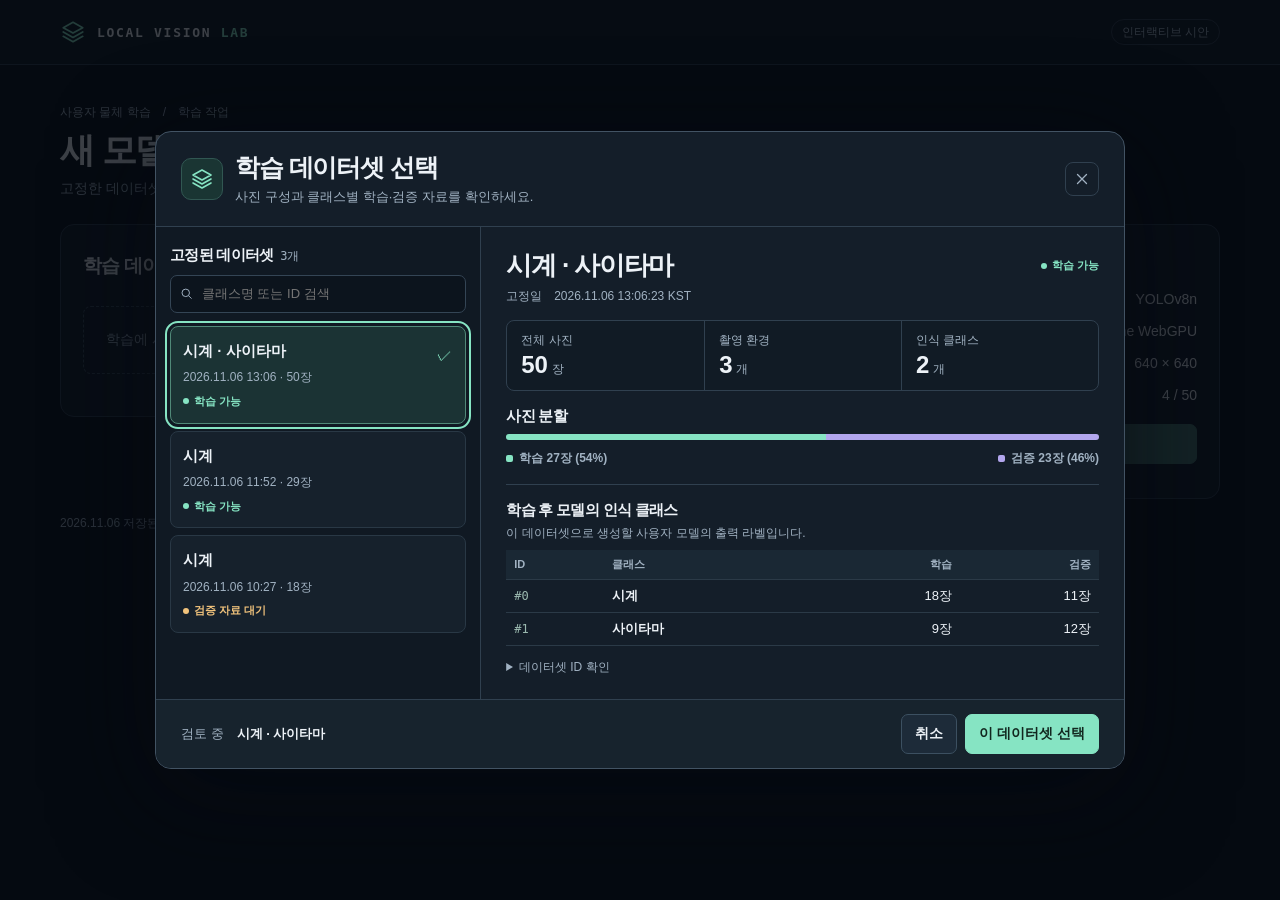
<file: docs/dataset-picker-mockup/index.html>
<!doctype html>
<html lang="ko">
<head>
<meta charset="utf-8">
<meta name="viewport" content="width=device-width,initial-scale=1">
<meta name="color-scheme" content="dark">
<title>학습 데이터셋 선택 · Local Vision Lab</title>
<style>
:root {
  color-scheme:dark; --page:#0c121a; --panel:#141e29; --sub:#101923;
  --line:#30404f; --text:#edf2f7; --muted:#a1b2c2; --mint:#86e4c3;
  --violet:#b2a6ed; --amber:#f1c37c; --mono:ui-monospace,SFMono-Regular,Menlo,monospace;
  font:15px/1.55 -apple-system,BlinkMacSystemFont,"Apple SD Gothic Neo","Noto Sans KR",sans-serif;
  color:var(--text); background:var(--page);
}
* { box-sizing:border-box; }
body { margin:0; }
button,input { font:inherit; }
button { cursor:pointer; }
button:disabled { cursor:default; opacity:.45; }
button:focus-visible,input:focus-visible,summary:focus-visible { outline:2px solid var(--mint); outline-offset:3px; }
[hidden] { display:none!important; }
h1,h2,h3,h4,p,dl,dd { margin:0; }
h1,h2,h3,h4 { letter-spacing:-.045em; line-height:1.3; }
svg { display:block; width:18px; height:18px; }
.symbols { position:absolute; width:0; height:0; overflow:hidden; }
.shell { max-width:1160px; width:calc(100% - 64px); margin:auto; }
.mast { border-bottom:1px solid var(--line); background:#101922; }
.bar,.brand,.spread,.inline,.dialog-actions,.legend,.tag,.class-chip,.button,.fact-value { display:flex; align-items:center; }
.bar,.spread,.dialog-actions { justify-content:space-between; gap:14px; }
.bar { min-height:64px; }
.brand { gap:11px; font:650 13px var(--mono); letter-spacing:.13em; }
.brand svg { width:26px; height:26px; color:var(--mint); }
.brand em { font-style:normal; color:var(--mint); }
.demo { font-size:12px; color:var(--muted); border:1px solid var(--line); border-radius:20px; padding:3px 10px; }
main { padding:38px 0; }
.crumb { color:var(--muted); font-size:12px; }
main h1 { margin:5px 0 6px; font-size:35px; }
.lead,.muted,.caption { color:var(--muted); }
.lead { font-size:14px; }
.stage { display:grid; grid-template-columns:minmax(0,1.32fr) minmax(245px,.68fr); gap:16px; margin-top:24px; align-items:start; }
.card { background:var(--panel); border:1px solid var(--line); border-radius:14px; padding:22px; }
.card h2 { font-size:19px; }
.card h3 { font-size:15px; }
.button { justify-content:center; gap:8px; border:1px solid #3c5061; background:#1d2b39; color:var(--text); padding:8px 13px; border-radius:7px; font-size:14px; font-weight:600; }
.button:hover:not(:disabled) { filter:brightness(1.13); }
.primary { background:var(--mint); border-color:var(--mint); color:#12271f; }
.empty { margin:20px 0; padding:22px; border:1px dashed #3a4d5b; border-radius:8px; color:var(--muted); font-size:14px; }
.selection { padding:20px 0 16px; border-bottom:1px solid var(--line); margin-bottom:16px; }
.selection h3 { font-size:24px; margin-bottom:4px; }
.caption,.muted { font-size:13px; }
.chips { display:flex; flex-wrap:wrap; gap:7px; margin:9px 0; }
.class-chip { gap:7px; color:var(--text); background:#202e38; border:1px solid #364955; padding:4px 9px; border-radius:6px; font-size:14px; }
.class-chip b,.class-id { font:500 12px var(--mono); color:#9bb9af; }
.settings { display:grid; grid-template-columns:1fr auto; gap:10px; font-size:14px; margin:18px 0; }
.settings dt { color:var(--muted); }
.settings dd { text-align:right; }
.wide { width:100%; }
.alert { margin-top:12px; border-left:3px solid var(--amber); padding:6px 10px; color:var(--amber); font-size:13px; background:#352d2180; }
.notice { color:var(--mint); font-size:13px; margin-top:12px; }
.preview-note { color:var(--muted); font-size:12px; margin:15px 0; }
dialog {
  width:min(970px,calc(100% - 36px)); max-width:none; max-height:min(800px,calc(100dvh - 36px)); padding:0;
  border-radius:16px; border:1px solid #425363; color:var(--text); background:var(--panel);
  box-shadow:0 25px 100px #050910a8; overflow:hidden;
}
dialog[open] { display:flex; flex-direction:column; }
dialog::backdrop { background:rgba(4,9,15,.76); }
body:has(dialog[open]) { overflow:hidden; }
.dialog-head,.dialog-foot { flex:none; padding:19px 25px; }
.dialog-head { border-bottom:1px solid var(--line); }
.inline { gap:12px; }
.icon-tile { background:#1a3533; color:var(--mint); border:1px solid #315752; border-radius:10px; display:grid; place-items:center; width:42px; height:42px; flex:none; }
.icon-tile svg { width:24px; height:24px; }
.dialog-head h2 { font-size:25px; }
.dialog-head .caption { margin-top:3px; }
.icon-button { width:34px; height:34px; display:grid; place-items:center; background:transparent; border:1px solid var(--line); color:var(--muted); border-radius:8px; flex:none; }
.dialog-body { min-height:0; overflow:auto; display:grid; grid-template-columns:minmax(218px,.86fr) minmax(0,1.7fr); }
.library { padding:18px 14px; background:var(--sub); border-right:1px solid var(--line); }
.library h3,.detail h4 { font-size:15px; }
.count { font:500 12px var(--mono); color:var(--muted); padding-left:3px; }
.search { margin:10px 0 13px; display:flex; gap:8px; align-items:center; background:#0c141d; border:1px solid #344555; border-radius:7px; padding:6px 9px; color:var(--muted); }
.search svg { width:15px; }
.search:focus-within { border-color:var(--mint); }
.search input { min-width:0; width:100%; border:0; color:var(--text); background:transparent; font-size:13px; padding:2px 0; }
.search input:focus-visible { outline:none; }
#list { display:grid; gap:7px; }
.item { width:100%; display:block; text-align:left; padding:12px; background:#16212c; border:1px solid #293845; border-radius:8px; color:var(--text); }
.item:hover { background:#1d2c37; }
.item[aria-current=true] { background:#1b3334; border-color:#508978; }
.item strong { font-size:15px; }
.item small { display:block; color:var(--muted); font-size:12px; margin-top:6px; }
.check { color:var(--mint); flex:none; width:16px; height:16px; }
.tag { display:inline-flex; width:max-content; align-self:center; gap:5px; color:var(--mint); font-size:11px; font-weight:650; white-space:nowrap; }
.tag::before { content:""; width:6px; height:6px; border-radius:50%; background:currentColor; }
.tag.wait { color:var(--amber); }
.item .tag { margin-top:6px; }
.detail { padding:22px 25px; min-width:0; }
.detail h3 { font-size:26px; }
.detail .stamp { margin:4px 0 15px; color:var(--muted); font-size:12px; }
.metric-grid { display:grid; grid-template-columns:1fr 1fr 1fr; border:1px solid var(--line); border-radius:8px; background:#111b25; }
.metric { padding:10px 14px; }
.metric + .metric { border-left:1px solid var(--line); }
.metric dt { font-size:12px; color:var(--muted); }
.fact-value { align-items:baseline; gap:4px; }
.fact-value b { font-size:24px; font-variant-numeric:tabular-nums; line-height:1.25; }
.fact-value span { color:var(--muted); font-size:12px; }
.split { padding:15px 0 16px; border-bottom:1px solid var(--line); }
.split-bar { display:flex; height:6px; border-radius:6px; overflow:hidden; background:#283643; margin:9px 0; }
.seg-train { background:var(--mint); }
.seg-val { background:var(--violet); }
.legend { justify-content:space-between; flex-wrap:wrap; gap:3px 10px; font-size:12px; color:var(--muted); }
.legend span { display:inline-flex; gap:6px; align-items:center; }
.dot { width:7px; height:7px; border-radius:2px; background:var(--mint); }
.dot.val { background:var(--violet); }
.class-section { margin-top:15px; }
.class-section .caption { margin:4px 0 8px; font-size:12px; }
table { border-collapse:collapse; width:100%; font-size:13px; font-variant-numeric:tabular-nums; }
th,td { text-align:left; padding:6px 8px; border-bottom:1px solid #2b3a47; }
thead { background:#1a2834; color:var(--muted); font-size:11px; }
th:nth-last-child(-n+2),td:nth-last-child(-n+2) { text-align:right; }
.id-text { font:11px/1.5 var(--mono); color:var(--muted); overflow-wrap:anywhere; }
details { margin-top:12px; font-size:12px; color:var(--muted); }
summary { cursor:pointer; width:max-content; }
details p { margin:4px 0 0; }
.dialog-foot { border-top:1px solid var(--line); background:#17232d; padding-block:14px; }
.dialog-foot .caption strong { color:var(--text); font-weight:600; overflow-wrap:anywhere; }
.dialog-actions { gap:8px; flex:none; }
.no-results { padding:18px 0; color:var(--muted); font-size:13px; }
@media(max-width:700px){
  .shell { width:calc(100% - 30px); } .stage { grid-template-columns:1fr; }
  .dialog-body { display:block; } .library { border-right:0; border-bottom:1px solid var(--line); padding:12px 16px; }
  #list { display:flex; overflow-x:auto; padding:3px; } .item { min-width:164px; width:164px; flex:none; }
  .dialog-head,.dialog-foot,.detail { padding:14px 16px; } .dialog-head h2 { font-size:21px; }
  .search { margin:6px 0; } .detail h3 { font-size:23px; } .dialog-head .caption { font-size:12px; }
  .dialog-foot .caption { font-size:12px; } .dialog-foot .button { font-size:13px; padding:7px 9px; }
  .metric { padding:8px; } .fact-value b { font-size:20px; }
}
@media(max-width:440px){
  .dialog-foot { flex-wrap:wrap; } .dialog-actions { margin-left:auto; } dialog { width:calc(100% - 16px); max-height:calc(100dvh - 16px); }
  .brand { font-size:12px; } .demo { font-size:10px; } .icon-tile { display:none; }
}
</style>
</head>
<body>
<svg class="symbols" aria-hidden="true" xmlns="http://www.w3.org/2000/svg"><defs>
  <symbol id="layers" viewBox="0 0 24 24"><g fill="none" stroke="currentColor" stroke-width="1.6" stroke-linejoin="round" stroke-linecap="round"><path d="m12 3 9 5-9 5-9-5zM3 12l9 5 9-5M3 16l9 5 9-5"/></g></symbol>
  <symbol id="search-icon" viewBox="0 0 24 24"><g fill="none" stroke="currentColor" stroke-width="1.7"><circle cx="10" cy="10" r="6.5"/><path d="m15 15 5 5"/></g></symbol>
  <symbol id="cross" viewBox="0 0 24 24"><path fill="none" stroke="currentColor" stroke-width="1.7" stroke-linecap="round" d="m6 6 12 12M18 6 6 18"/></symbol>
</defs></svg>
<header class="mast"><div class="bar shell"><div class="brand"><svg aria-hidden="true"><use href="#layers"/></svg><span>LOCAL VISION <em>LAB</em></span></div><span class="demo">인터랙티브 시안</span></div></header>
<main class="shell">
  <p class="crumb">사용자 물체 학습　/　학습 작업</p>
  <h1>새 모델 학습</h1><p class="lead">고정한 데이터셋과 인식할 클래스를 확인한 뒤 학습을 준비하세요.</p>
  <div class="stage">
    <section class="card"><div class="spread"><h2>학습 데이터셋</h2><button class="button" id="open-picker" aria-haspopup="dialog">데이터셋 선택</button></div>
      <div id="empty" class="empty">학습에 사용할 데이터셋을 선택하세요.</div>
      <div id="committed" hidden><div class="selection"><h3 id="chosen-title"></h3><p class="caption" id="chosen-meta"></p></div>
        <h3>학습 후 모델의 인식 클래스 <span class="count" id="chosen-count"></span></h3>
        <div id="chosen-chips" class="chips"></div><p id="chosen-hint" class="caption"></p>
        <p id="chosen-warning" class="alert" hidden></p>
      </div>
    </section>
    <aside class="card"><h2>학습 설정</h2><dl class="settings"><dt>초기 가중치</dt><dd>YOLOv8n</dd><dt>학습 장치</dt><dd>Chrome WebGPU</dd><dt>입력 크기</dt><dd>640 × 640</dd><dt>Batch / 최대 epochs</dt><dd>4 / 50</dd></dl>
      <button id="preview-training" class="button primary wide" disabled>학습 시작 미리보기</button>
      <p id="preview-notice" class="notice" role="status"></p>
    </aside>
  </div>
  <p class="preview-note">2026.11.06 저장된 스냅샷 3개의 메타데이터를 사용한 시안입니다. 선택은 이 페이지에만 반영됩니다.</p>
</main>
<dialog id="picker" aria-labelledby="picker-title" aria-describedby="picker-copy">
  <div class="spread dialog-head"><div class="inline"><div class="icon-tile"><svg aria-hidden="true"><use href="#layers"/></svg></div><div><h2 id="picker-title">학습 데이터셋 선택</h2><p class="caption" id="picker-copy">사진 구성과 클래스별 학습·검증 자료를 확인하세요.</p></div></div><button class="icon-button" id="close-picker" aria-label="닫기"><svg aria-hidden="true"><use href="#cross"/></svg></button></div>
  <div class="dialog-body">
    <aside class="library"><h3>고정된 데이터셋 <span id="library-count" class="count"></span></h3>
      <label class="search"><svg aria-hidden="true"><use href="#search-icon"/></svg><input id="filter" type="search" aria-label="클래스명 또는 데이터셋 ID 검색" placeholder="클래스명 또는 ID 검색"></label>
      <nav id="list" aria-label="데이터셋 목록"></nav><p id="no-match" class="no-results" hidden>일치하는 데이터셋이 없습니다.</p></aside>
    <section id="detail" class="detail" aria-label="검토 중인 데이터셋">
      <div class="spread"><h3 id="detail-name"></h3><span id="detail-state" class="tag"></span></div><p id="stamp" class="stamp"></p>
      <dl class="metric-grid"><div class="metric"><dt>전체 사진</dt><dd class="fact-value"><b id="total"></b><span>장</span></dd></div><div class="metric"><dt>촬영 환경</dt><dd class="fact-value"><b id="groups"></b><span>개</span></dd></div><div class="metric"><dt>인식 클래스</dt><dd class="fact-value"><b id="labels"></b><span>개</span></dd></div></dl>
      <section class="split"><h4>사진 분할</h4><div class="split-bar" aria-hidden="true"><div id="train-bar" class="seg-train"></div><div id="val-bar" class="seg-val"></div></div>
        <div class="legend"><span><i class="dot"></i><b id="train-text"></b></span><span><i class="dot val"></i><b id="val-text"></b></span></div></section>
      <section class="class-section"><h4>학습 후 모델의 인식 클래스</h4><p class="caption">이 데이터셋으로 생성할 사용자 모델의 출력 라벨입니다.</p>
        <table aria-label="클래스별 사진 수"><thead><tr><th scope="col">ID</th><th scope="col">클래스</th><th scope="col">학습</th><th scope="col">검증</th></tr></thead><tbody id="class-rows"></tbody></table></section>
      <p id="detail-warning" class="alert" hidden></p>
      <details id="ids"><summary>데이터셋 ID 확인</summary><p id="full-id" class="id-text"></p></details>
    </section>
    <p id="empty-detail" class="detail muted" hidden>검색어를 바꾸면 데이터셋 상세 정보를 볼 수 있습니다.</p>
  </div>
  <div class="spread dialog-foot"><p id="candidate" class="caption" aria-live="polite"></p><div class="dialog-actions"><button class="button" id="cancel">취소</button><button class="button primary" id="confirm">이 데이터셋 선택</button></div></div>
</dialog>
<script>
// Representative immutable snapshots, copied without photos or file paths.
// Library titles are generated from the frozen label map, as datasets have no display name.
const datasets = [
  { id:"dataset-f8ba98dc46394729a327d0d624af90f2", date:"2026.11.06", time:"13:06:23", groups:3, status:"ready",
    classes:[{id:0,name:"시계",train:18,val:11},{id:1,name:"사이타마",train:9,val:12}] },
  { id:"dataset-374b4ab45a2147e7b52fe8fc23539205", date:"2026.11.06", time:"11:52:43", groups:2, status:"ready",
    classes:[{id:0,name:"시계",train:18,val:11}] },
  { id:"dataset-cb6641c809f14a9097997078a74bc1da", date:"2026.11.06", time:"10:27:07", groups:1, status:"awaiting_validation",
    classes:[{id:0,name:"시계",train:18,val:0}] }
];
const control = id => document.getElementById(id);
const dialog = control("picker");
const sum = (dataset, split) => dataset.classes.reduce((n,c) => n+c[split], 0);
const title = dataset => dataset.classes.map(c => c.name).join(" · ");
const eligible = dataset => dataset.status === "ready" && sum(dataset,"train")>0 && sum(dataset,"val")>0;
const label = dataset => eligible(dataset) ? "학습 가능" : "검증 자료 대기";
const warning = "검증 사진이 0장입니다. 같은 클래스를 다른 촬영 환경에서 추가 촬영·승인한 뒤 새 데이터셋을 고정하세요.";
let selected = null;
let candidate = null;

function element(tag, text, className) {
  const node = document.createElement(tag);
  if (text !== undefined) node.textContent = text;
  if (className) node.className = className;
  return node;
}
function matches() {
  const q = control("filter").value.trim().toLowerCase();
  return datasets.filter(d => (d.id+" "+title(d)).toLowerCase().includes(q));
}
function renderPicker() {
  const matchesNow = matches();
  if (!matchesNow.includes(candidate)) candidate = matchesNow[0] || null;
  control("library-count").textContent = matchesNow.length+"개";
  const list = control("list");
  list.replaceChildren();
  for (const dataset of matchesNow) {
    const item = element("button",undefined,"item");
    item.type = "button";
    item.setAttribute("aria-current", String(candidate === dataset));
    const heading = element("span",undefined,"spread");
    heading.append(element("strong",title(dataset)));
    if (candidate === dataset) {
      const check = element("span","✓","check");
      check.setAttribute("aria-hidden","true");
      heading.append(check);
    }
    const total = sum(dataset,"train")+sum(dataset,"val");
    const info = dataset.date+" "+dataset.time.slice(0,5)+" · "+total+"장";
    item.append(heading,element("small",info),element("span",label(dataset),"tag"+(eligible(dataset)?"":" wait")));
    item.onclick = () => {
      candidate = dataset;
      control("ids").open = false;
      renderPicker();
      list.querySelector('[aria-current="true"]').focus({preventScroll:true});
    };
    list.append(item);
  }
  control("detail").hidden = !candidate;
  control("empty-detail").hidden = Boolean(candidate);
  control("no-match").hidden = Boolean(candidate);
  control("confirm").disabled = !candidate;
  control("candidate").replaceChildren();
  if (!candidate) return;
  control("candidate").append("검토 중　",element("strong",title(candidate)));
  const train = sum(candidate,"train"), val = sum(candidate,"val"), total = train+val;
  const trainPercent = Math.round(100*train/total), valPercent = 100-trainPercent;
  control("detail-name").textContent = title(candidate);
  control("detail-state").textContent = label(candidate);
  control("detail-state").classList.toggle("wait", !eligible(candidate));
  control("stamp").textContent = "고정일　"+candidate.date+" "+candidate.time+" KST";
  control("total").textContent = total;
  control("groups").textContent = candidate.groups;
  control("labels").textContent = candidate.classes.length;
  control("train-text").textContent = "학습 "+train+"장 ("+trainPercent+"%)";
  control("val-text").textContent = "검증 "+val+"장 ("+valPercent+"%)";
  control("train-bar").style.width = trainPercent+"%";
  control("val-bar").style.width = valPercent+"%";
  control("class-rows").replaceChildren(...candidate.classes.map(c => {
    const row = element("tr");
    row.append(element("td","#"+c.id,"class-id"),element("th",c.name),element("td",c.train+"장"),element("td",c.val+"장"));
    row.children[1].scope = "row";
    return row;
  }));
  control("detail-warning").hidden = eligible(candidate);
  control("detail-warning").textContent = warning;
  control("full-id").textContent = candidate.id;
}
function renderSelection() {
  control("chosen-title").textContent = title(selected);
  control("chosen-meta").textContent = selected.date+" "+selected.time+" KST　·　학습 "+sum(selected,"train")+"장 / 검증 "+sum(selected,"val")+"장　·　"+label(selected);
  control("chosen-count").textContent = selected.classes.length+"개";
  control("chosen-chips").replaceChildren(...selected.classes.map(c => {
    const chip = element("span",undefined,"class-chip");
    chip.append(element("b","#"+c.id),document.createTextNode(c.name));
    return chip;
  }));
  control("chosen-hint").textContent = "선택한 데이터셋의 클래스 ID와 이름을 사용합니다.";
  control("chosen-warning").textContent = warning;
  control("chosen-warning").hidden = eligible(selected);
  control("empty").hidden = true;
  control("committed").hidden = false;
  control("open-picker").textContent = "데이터셋 변경";
  control("preview-training").disabled = !eligible(selected);
  control("preview-notice").textContent = "";
}
function openPicker() {
  candidate = selected || datasets[0];
  control("filter").value = "";
  control("ids").open = false;
  renderPicker();
  dialog.showModal();
  control("list").querySelector('[aria-current="true"]').focus({preventScroll:true});
}
control("open-picker").onclick = openPicker;
control("filter").oninput = renderPicker;
control("confirm").onclick = () => {
  if (!candidate) return;
  selected = candidate;
  renderSelection();
  dialog.close();
};
control("close-picker").onclick = control("cancel").onclick = () => dialog.close();
dialog.addEventListener("close", () => control("open-picker").focus({preventScroll:true}));
control("preview-training").onclick = () => {
  if (selected && eligible(selected)) control("preview-notice").textContent = "미리보기 완료 · 인식 클래스 "+title(selected)+". 실제 학습은 실행하지 않습니다.";
};
openPicker();
</script>
</body></html>
</file>
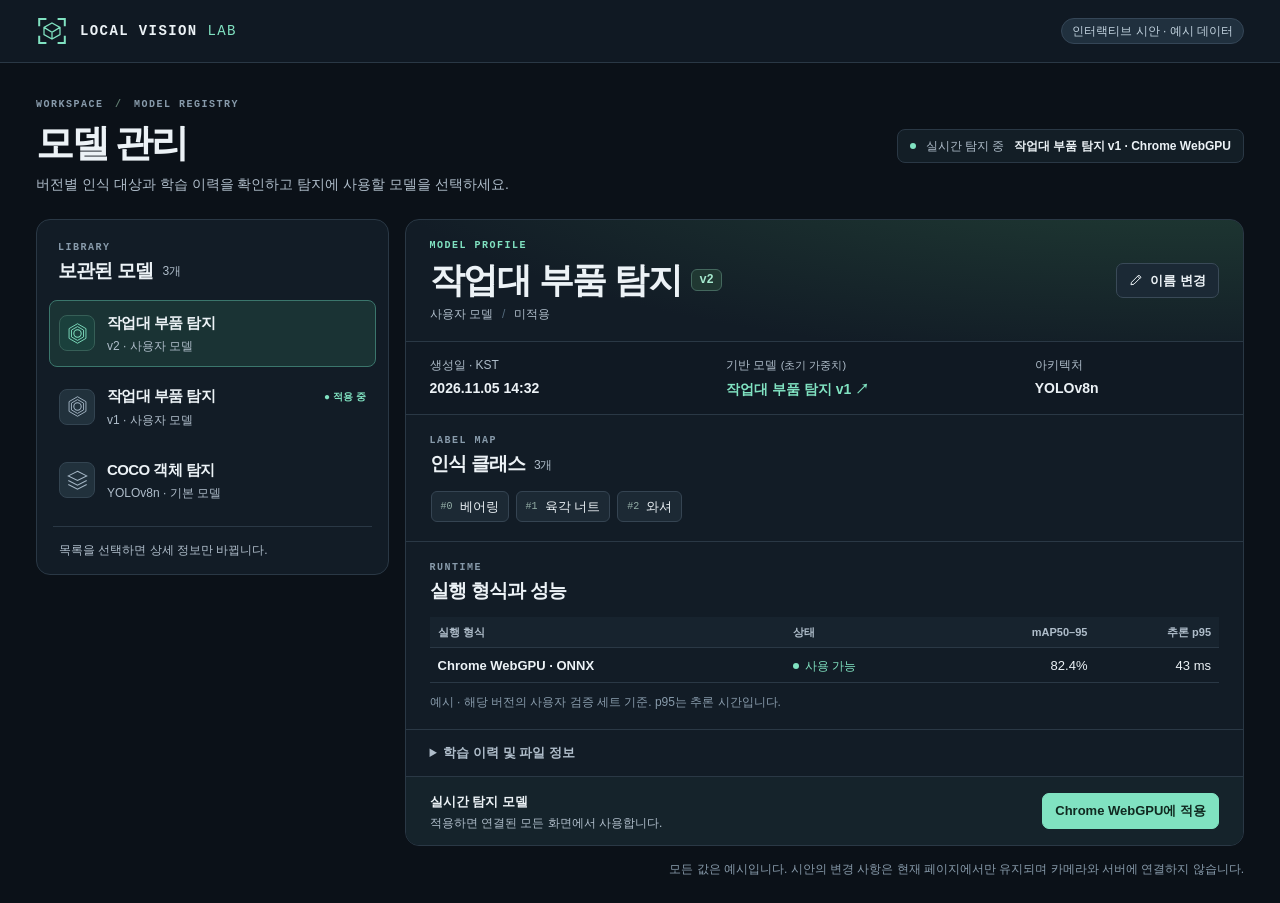
<file: docs/model-management-mockup/index.html>
<!doctype html>
<html lang="ko">
<head>
  <meta charset="utf-8"><meta name="viewport" content="width=device-width, initial-scale=1">
  <meta name="color-scheme" content="dark"><title>모델 관리 · Local Vision Lab 시안</title>
  <style>
:root{color-scheme:dark;--bg:#0b1118;--panel:#121c26;--line:#2a3845;--ink:#ecf2f6;--soft:#afbdca;--faint:#889bab;--mint:#80e2c1;--mono:ui-monospace,SFMono-Regular,Menlo,monospace;font:15px/1.5 -apple-system,BlinkMacSystemFont,"Apple SD Gothic Neo","Noto Sans KR",sans-serif;color:var(--ink);background:var(--bg)}
*{box-sizing:border-box}body{margin:0}h1,h2,h3,p{margin:0}button,input{font:inherit}button{cursor:pointer}button:disabled{cursor:default}button,input,summary{touch-action:manipulation}button:focus-visible,input:focus-visible,summary:focus-visible{outline:2px solid var(--mint);outline-offset:3px}[hidden]{display:none!important}.symbols{position:absolute;width:0;height:0;overflow:hidden}.sr{position:absolute;clip-path:inset(50%);width:1px;height:1px;overflow:hidden}.shell{width:min(1220px,calc(100% - 72px));margin:auto}.top{border-bottom:1px solid var(--line);background:#101923}.bar,.brand,.intro,.title,.sect-head,.buttons,.actions,.subtitle,.identity,.runtime,.list-heading{display:flex;align-items:center}.bar{height:62px;justify-content:space-between}.brand{gap:12px;font:700 14px var(--mono);letter-spacing:.1em}.brand b{font-weight:500;color:var(--mint)}.brand svg{width:32px;height:32px;color:var(--mint)}.badge,.version,.chip,.ready,.wait{display:inline-flex;align-items:center;white-space:nowrap}.badge{font-size:12px;background:#20303e;color:#c2d3df;border:1px solid #354657;border-radius:20px;padding:3px 10px}.intro{justify-content:space-between;gap:20px;margin:34px 0 24px}.kicker{font:600 10px/1.5 var(--mono);letter-spacing:.15em;color:var(--faint)}.kicker span{padding:0 4px;color:#638074}.intro h1{font-size:clamp(31px,3vw,42px);line-height:1.3;letter-spacing:-.065em;margin:6px 0}.intro p,.subtitle,.aside-note,.footnote,.muted,.actions p,#dialog-copy{color:var(--soft)}.intro p{font-size:14px}.runtime{gap:10px;padding:7px 12px;border:1px solid var(--line);border-radius:8px;background:#131e26;color:var(--soft);font-size:12px}.runtime strong{margin-left:6px;color:var(--ink);font-weight:600;overflow-wrap:anywhere}.dot,.ready:before,.wait:before{width:6px;height:6px;flex:none;border-radius:100%;background:var(--mint)}.layout{display:grid;grid-template-columns:minmax(235px,.42fr) minmax(0,1fr);gap:16px;align-items:start}.panel{border:1px solid var(--line);border-radius:14px;background:var(--panel)}.library{padding:20px 12px 15px}.lib-head{padding:0 9px;margin:0 0 15px}h2,h3,.name{letter-spacing:-.04em}.lib-head h2,.sect-head h3{font-size:19px;line-height:1.4;margin:3px 0 0}h2 small,h3 small{font:500 12px var(--mono);color:var(--soft);vertical-align:middle;margin-left:4px}#list{display:grid;gap:6px}.item{display:grid;grid-template-columns:36px minmax(0,1fr);gap:12px;align-items:center;text-align:left;width:100%;border:1px solid transparent;border-radius:8px;background:transparent;color:inherit;padding:11px 9px}.item:hover{background:#1a2934}.item[aria-current=true]{border-color:#3b766c;background:#1a3334}.item .icon{color:#a6b8c7;background:#21313c;border:1px solid #334451;border-radius:8px;width:36px;height:36px;display:grid;place-items:center}.item svg{width:23px;height:23px}.item[aria-current=true] .icon{background:#1a403c;border-color:#365f57;color:var(--mint)}.list-heading{gap:6px;justify-content:space-between}.name{font-size:15px;font-weight:650;overflow-wrap:anywhere}.mini{display:block;color:var(--soft);font-size:12px;margin-top:3px}.live{white-space:nowrap;font-size:10px;color:var(--mint);font-weight:600}.aside-note{font-size:12px;border-top:1px solid var(--line);padding:14px 6px 0;margin:12px 4px 0}.detail{overflow:hidden}.identity,.facts,.classes,.formats,.actions,details{padding:18px 24px}.identity{justify-content:space-between;gap:14px;background:radial-gradient(ellipse at 95% -90%,#254739,transparent 78%)}.accent{color:var(--mint)}.title{gap:10px;flex-wrap:wrap;margin:5px 0 3px}.title h2{font-size:clamp(25px,2.8vw,35px);line-height:1.25;overflow-wrap:anywhere}.version{border:1px solid #44685e;border-radius:6px;color:#a6eace;background:#203832;font:600 12px var(--mono);padding:3px 7px}.subtitle{gap:9px;font-size:12px}.divider{color:#536a7c}.quiet,.primary{border-radius:7px;padding:7px 12px;white-space:nowrap;font-size:13px;font-weight:600;line-height:1.5}.quiet{background:#1b2935;border:1px solid #3a4a58;color:var(--ink)}.edit{display:flex;gap:7px;align-items:center}.edit svg{width:14px;height:14px}.quiet:hover{background:#293b47}.primary{background:var(--mint);border:1px solid var(--mint);color:#102920}.primary:hover{background:#a0eed4}.primary:disabled{background:#20332f;color:#9ec3b5;border-color:#384e46}.facts{background:#101923;border-block:1px solid var(--line);display:grid;grid-template-columns:1.15fr 1.2fr .75fr;gap:14px;padding-block:14px}.facts>div>span,dt{display:block;color:var(--soft);font-size:12px}.facts strong,.facts button{font-size:14px;font-weight:600;font-variant-numeric:tabular-nums}.facts small{font-size:11px}.facts>div>strong,.facts>div>div{display:block;margin-top:4px}.link{padding:0;border:0;background:none;color:var(--mint);text-align:left;overflow-wrap:anywhere}.link:hover{text-decoration:underline}.sect-head{justify-content:space-between;gap:12px;margin-bottom:12px}.chips{display:flex;gap:7px;flex-wrap:wrap;max-height:192px;overflow:auto;padding:1px}.chip{gap:7px;padding:5px 9px;border-radius:6px;background:#1c2934;border:1px solid #354452;font-size:13px}.chip b{color:#93ada6;font:500 10px var(--mono)}.classes,.formats{border-bottom:1px solid var(--line)}.search input,#new-name{color:var(--ink);border:1px solid #3e505d;background:#0f1922;border-radius:6px;padding:7px 9px}.search input{width:155px;font-size:12px}.scroll{overflow:auto}table{width:100%;border-collapse:collapse;font-size:13px;white-space:nowrap}th,td{text-align:left;padding:7px 8px;border-bottom:1px solid var(--line);font-variant-numeric:tabular-nums}th{background:#17232e;color:var(--soft);font-size:11px}th:nth-child(n+3),td:nth-child(n+3){text-align:right}td:first-child{font-weight:600}.ready,.wait{gap:6px;font-size:12px}.ready{color:var(--mint)}.wait{color:#d8b88b}.ready:before,.wait:before{content:""}.wait:before{background:#d8b88b}.muted,.actions p,.footnote{font-size:12px}.muted{margin-top:10px;color:var(--faint)}details{font-size:13px;padding-block:13px}summary{color:var(--soft);cursor:pointer;font-weight:600}dl{display:grid;grid-template-columns:120px minmax(0,1fr);gap:7px 14px;margin:12px 0 0}dd{margin:0;overflow-wrap:anywhere}dd.code{font:12px/1.5 var(--mono)}.actions{justify-content:space-between;gap:14px;border-top:1px solid var(--line);background:#15232b;padding-block:13px}.actions strong{font-size:13px}.actions p{margin-top:2px}.footnote{text-align:right;margin:14px 0 25px;color:var(--faint)}
dialog{width:min(420px,calc(100% - 36px));padding:24px;border:1px solid #465966;border-radius:14px;background:#14212c;color:var(--ink);box-shadow:0 16px 80px #0007}dialog::backdrop{background:#050c12bc}dialog h2{margin:7px 0;font-size:23px}#dialog-copy{font-size:14px}#field{display:block;margin:18px 0 0;color:var(--soft);font-size:12px}#new-name{width:100%;margin-top:5px;font-size:16px}#error{font-size:13px;color:#ffab9c;margin-top:6px}.buttons{justify-content:flex-end;gap:8px;margin-top:20px}.toast:not(:empty){position:fixed;bottom:18px;left:50%;transform:translateX(-50%);width:max-content;max-width:90vw;border:1px solid #42695b;border-radius:8px;background:#1e3730;color:var(--ink);padding:8px 14px;font-size:13px}
@media(max-width:950px){.shell{width:calc(100% - 40px)}.layout{grid-template-columns:minmax(200px,.39fr) minmax(0,1fr);gap:12px}.identity,.facts,.classes,.formats,.actions,details{padding-inline:17px}.intro{margin:22px 0 18px}.runtime{align-self:flex-end}.facts{grid-template-columns:1.1fr 1.1fr .75fr}}
@media(max-width:720px){.shell{width:calc(100% - 26px)}.intro{align-items:flex-start;flex-direction:column;gap:10px}.runtime{align-self:flex-start}.layout{grid-template-columns:1fr}.library{padding:12px}.lib-head{margin:0 0 8px;padding:0}.lib-head .kicker,.aside-note,.item .icon{display:none}#list{display:flex;overflow-x:auto;gap:5px;padding:3px}.item{display:block;width:auto;min-width:112px;padding:6px 9px;background:#18242e}.list-heading{gap:5px}.lib-head h2{font-size:15px}.name{font-size:13px}.mini{font-size:11px}.intro h1{font-size:30px}.bar{height:50px}.brand{font-size:12px;gap:7px}.brand svg{width:25px}.demo{font-size:10px}.identity{padding-block:15px}.facts{grid-template-columns:1fr 1fr;gap:10px}.facts>div:last-child{grid-column:1/-1;display:flex;align-items:center;gap:7px}.facts>div:last-child strong{margin:0}.footnote{text-align:left}.actions p{max-width:200px}.search input{width:140px}.sect-head{flex-wrap:wrap}th,td{padding-inline:4px}}

</style>
</head>
<body>
<svg xmlns="http://www.w3.org/2000/svg" class="symbols" aria-hidden="true">
  <symbol id="mark" viewBox="0 0 40 40"><path d="M4 14V5h9m14 0h9v9m0 12v9h-9m-14 0H4v-9" fill="none" stroke="currentColor" stroke-width="2.5"/><path d="m20 10 10 5.5v9L20 30l-10-5.5v-9z M10 15.5l10 6 10-6M20 21.5V30" fill="none" stroke="currentColor" stroke-width="1.6"/></symbol>
  <symbol id="parts" viewBox="0 0 40 40"><path fill="none" stroke="currentColor" stroke-width="1.6" d="m20 3 14.7 8.5v17L20 37 5.3 28.5v-17z m0 5 10.5 6v12L20 32 9.5 26V14z"/><circle cx="20" cy="20" r="6.4" fill="none" stroke="currentColor" stroke-width="1.8"/></symbol>
  <symbol id="base" viewBox="0 0 40 40"><g fill="none" stroke="currentColor" stroke-width="1.8"><path d="m20 4 16 8-16 8L4 12zM4 20l16 8 16-8M4 27l16 8 16-8"/></g></symbol>
  <symbol id="pen" viewBox="0 0 24 24"><path fill="none" stroke="currentColor" stroke-width="1.7" stroke-linecap="round" stroke-linejoin="round" d="m4 20 4.5-.8 12-12-3.7-3.7-12 12zM14.8 5.5l3.7 3.7"/></symbol>
</svg>
<header class="top"><div class="shell bar"><div class="brand"><svg aria-hidden="true"><use href="#mark"/></svg><span>LOCAL VISION <b>LAB</b></span></div><span class="badge demo">인터랙티브 시안 · 예시 데이터</span></div></header>
<main class="shell">
  <div class="intro"><div><div class="kicker">WORKSPACE <span>/</span> MODEL REGISTRY</div><h1>모델 관리</h1><p>버전별 인식 대상과 학습 이력을 확인하고 탐지에 사용할 모델을 선택하세요.</p></div><div class="runtime"><i class="dot"></i><span>실시간 탐지 중 <strong id="active-name"></strong></span></div></div>
  <div class="layout">
    <aside class="panel library"><div class="lib-head"><div class="kicker">LIBRARY</div><h2>보관된 모델 <small id="total"></small></h2></div><nav id="list" aria-label="저장된 모델 버전"></nav><p class="aside-note">목록을 선택하면 상세 정보만 바뀝니다.</p></aside>
    <article class="panel detail" aria-label="선택한 모델 상세 정보">
      <div class="identity"><div><div class="kicker accent">MODEL PROFILE</div><div class="title"><h2 id="model-name"></h2><span class="version" id="version"></span></div><div class="subtitle"><span id="kind"></span><span class="divider">/</span><span id="active-state"></span></div></div><button type="button" class="quiet edit" id="rename"><svg aria-hidden="true"><use href="#pen"/></svg>이름 변경</button></div>
      <div class="facts"><div><span>생성일 · KST</span><strong id="date"></strong></div><div><span>기반 모델 <small>(초기 가중치)</small></span><div id="parent"></div></div><div><span>아키텍처</span><strong>YOLOv8n</strong></div></div>
      <section class="classes"><div class="sect-head"><div><div class="kicker">LABEL MAP</div><h3>인식 클래스 <small id="nclasses"></small></h3></div><label class="search" id="search-box" hidden><span class="sr">클래스 이름 또는 ID</span><input id="query" type="search" placeholder="클래스 이름 또는 ID"></label></div><div id="chips" class="chips"></div></section>
      <section class="formats"><div class="sect-head"><div><div class="kicker">RUNTIME</div><h3>실행 형식과 성능</h3></div></div>
        <div class="scroll"><table><thead><tr><th>실행 형식</th><th>상태</th><th>mAP50–95</th><th>추론 p95</th></tr></thead><tbody id="formats"></tbody></table></div>
        <p class="muted" id="metrics-note"></p></section>
      <details id="lineage"><summary>학습 이력 및 파일 정보</summary><dl id="metadata"></dl></details>
      <footer class="actions"><div><strong>실시간 탐지 모델</strong><p>적용하면 연결된 모든 화면에서 사용합니다.</p></div><button type="button" id="apply" class="primary">Chrome WebGPU에 적용</button></footer>
    </article>
  </div>
  <p class="footnote">모든 값은 예시입니다. 시안의 변경 사항은 현재 페이지에서만 유지되며 카메라와 서버에 연결하지 않습니다.</p>
</main>
<dialog id="dialog" aria-labelledby="dialog-title"><form id="form"><div class="kicker accent">MODEL REGISTRY</div><h2 id="dialog-title"></h2><p id="dialog-copy"></p><label id="field">표시 이름<input id="new-name" maxlength="80" autocomplete="off" aria-describedby="error"></label><p id="error" role="alert"></p><div class="buttons"><button type="button" id="cancel" class="quiet">취소</button><button type="submit" id="submit" class="primary">저장</button></div></form></dialog>
<p id="notice" class="toast" role="status"></p>
<script>
// Isolated demonstration: no requests, storage, camera, or model changes.
"use strict";
const $ = id => document.getElementById(id);
function el(tag, value, cls) {
  const n = document.createElement(tag);
  if (value !== undefined) n.textContent = value;
  if (cls) n.className = cls;
  return n;
}
const parts = ["베어링", "육각 너트", "와셔"];
const coco = "person|bicycle|car|motorcycle|airplane|bus|train|truck|boat|traffic light|fire hydrant|stop sign|parking meter|bench|bird|cat|dog|horse|sheep|cow|elephant|bear|zebra|giraffe|backpack|umbrella|handbag|tie|suitcase|frisbee|skis|snowboard|sports ball|kite|baseball bat|baseball glove|skateboard|surfboard|tennis racket|bottle|wine glass|cup|fork|knife|spoon|bowl|banana|apple|sandwich|orange|broccoli|carrot|hot dog|pizza|donut|cake|chair|couch|potted plant|bed|dining table|toilet|tv|laptop|mouse|remote|keyboard|cell phone|microwave|oven|toaster|sink|refrigerator|book|clock|vase|scissors|teddy bear|hair drier|toothbrush".split("|");
const models = [
  {id:"demo-parts-02",name:"작업대 부품 탐지",v:"v2",at:"2026.11.05 14:32",parent:"demo-parts-01",classes:parts,data:"부품 촬영 세트 02 · 학습 96장 / 검증 24장",job:"demo-train-02",train:"입력 640 × 640 · batch 4 · 32 epochs",score:["82.4%","43 ms"],hash:"a49b31e82ce8f5d079c8b68fd288decb7012dd25066501c50f6c7557cb71ff92"},
  {id:"demo-parts-01",name:"작업대 부품 탐지",v:"v1",at:"2026.10.28 09:16",parent:"coco-yolov8n",classes:parts,data:"부품 촬영 세트 01 · 학습 50장 / 검증 14장",job:"demo-train-01",train:"입력 640 × 640 · batch 4 · 25 epochs",score:["75.6%","45 ms"],hash:"88fb9387bc0f7563c03997559cf6bbb68891d1d5f9486c51f04b350087de0048"},
  {id:"coco-yolov8n",name:"COCO 객체 탐지",v:"기본",at:null,parent:null,classes:coco,score:["—","—"],hash:null}
];
let selected=models[0], active=models[1], action=null, timer;
const byId = id => models.find(m => m.id===id);
const builtin = m => m.id==="coco-yolov8n";
const kind = m => builtin(m) ? "기본 모델" : "사용자 모델";
function select(id) {
  selected=byId(id); $("query").value=""; $("lineage").open=false; render();
}
function icon(name) {
  const ns="http://www.w3.org/2000/svg", s=document.createElementNS(ns,"svg"), u=document.createElementNS(ns,"use");
  u.setAttribute("href","#"+name);s.setAttribute("aria-hidden","true");s.append(u);return s;
}
function renderList() {
  $("list").replaceChildren();
  for(const m of models){
    const b=el("button",undefined,"item"),symbol=el("span",undefined,"icon"),wrap=el("span"),head=el("span",undefined,"list-heading");
    b.type="button";b.setAttribute("aria-current",String(m===selected));symbol.append(icon(builtin(m)?"base":"parts"));head.append(el("span",m.name,"name"));
    if(m===active)head.append(el("span","● 적용 중","live"));
    wrap.append(head,el("span",builtin(m)?"YOLOv8n · 기본 모델":m.v+" · "+kind(m),"mini"));b.append(symbol,wrap);b.onclick=()=>{select(m.id);$("list").children[models.indexOf(m)].focus({preventScroll:true});};$("list").append(b);
  }
}
function renderClasses() {
  const q=$("query").value.trim().toLowerCase();$("chips").replaceChildren();
  selected.classes.forEach((n,i)=>{if(q && !n.toLowerCase().includes(q) && String(i)!==q)return;
    const chip=el("span",undefined,"chip");chip.append(el("b","#"+i),document.createTextNode(n));$("chips").append(chip);
  });
  if(!$("chips").childElementCount)$("chips").append(el("p","일치하는 클래스가 없습니다.","muted"));
}
function render() {
  const m=selected, base=builtin(m);renderList();
  $("total").textContent=models.length+"개";$("active-name").textContent=active.name+" "+active.v+" · Chrome WebGPU";
  $("model-name").textContent=m.name;$("version").textContent=m.v;$("kind").textContent=kind(m);
  $("active-state").textContent=m===active?"● 실시간 적용 중":"미적용";$("active-state").className=m===active?"accent":"";
  $("date").textContent=m.at||"미기록";$("parent").replaceChildren();
  if(m.parent){const p=byId(m.parent),b=el("button",(builtin(p)?"YOLOv8n · COCO":p.name+" "+p.v)+" ↗","link");b.type="button";b.onclick=()=>{select(p.id);$("model-name").setAttribute("tabindex","-1");$("model-name").focus({preventScroll:true});};$("parent").append(b);}
  else $("parent").append(el("strong","기본 배포 가중치"));
  $("nclasses").textContent=m.classes.length+"개";$("search-box").hidden=m.classes.length<10;renderClasses();
  $("formats").replaceChildren();
  const row=el("tr"),state=el("td");state.append(el("span","사용 가능","ready"));
  row.append(el("td","Chrome WebGPU · ONNX"),state,el("td",m.score[0]),el("td",m.score[1]));$("formats").append(row);
  $("metrics-note").textContent=base?"기본 모델의 측정값은 미기록입니다.":"예시 · 해당 버전의 사용자 검증 세트 기준. p95는 추론 시간입니다.";
  const rows=[["모델 ID",m.id,true],["데이터셋",m.data||"COCO 사전 학습"],["학습 작업",m.job||"해당 없음"],["학습 설정",m.train||"미기록"],["ONNX SHA-256",m.hash||"미기록",true]];
  $("metadata").replaceChildren();for(const [k,v,c] of rows)$("metadata").append(el("dt",k),el("dd",v,c?"code":""));
  $("apply").disabled=m===active;$("apply").textContent=m===active?"Chrome WebGPU에 적용 중":"Chrome WebGPU에 적용";
}
function openAction(mode) {
  action=mode;const rename=mode==="rename";
  $("dialog-title").textContent=rename?"모델 이름 변경":"실시간 탐지에 적용";
  $("dialog-copy").textContent=rename?"이 버전의 표시 이름만 바뀝니다. 버전 번호, 클래스, 가중치는 그대로 유지됩니다.":"선택한 모델: "+selected.name+" "+selected.v+". 시안의 Chrome WebGPU 적용 표시만 변경합니다.";
  $("field").hidden=!rename;$("error").textContent="";$("new-name").removeAttribute("aria-invalid");
  $("new-name").value=selected.name;$("submit").textContent=rename?"저장":"적용";$("dialog").showModal();
  if(rename){$("new-name").focus();$("new-name").select();}else $("cancel").focus();
}
function notice(msg){clearTimeout(timer);$("notice").textContent=msg;timer=setTimeout(()=>{$("notice").textContent="";},3000);}
$("rename").onclick=()=>openAction("rename");$("apply").onclick=()=>openAction("apply");$("cancel").onclick=()=>$("dialog").close();
$("query").oninput=renderClasses;
$("form").onsubmit=e=>{e.preventDefault();
  if(action==="rename"){const v=$("new-name").value.trim();if(!v){$("error").textContent="표시 이름을 한 글자 이상 입력하세요.";$("new-name").setAttribute("aria-invalid","true");$("new-name").focus();return;}selected.name=v;}
  else active=selected;
  $("dialog").close();render();notice(action==="rename"?"표시 이름을 변경했습니다.":"시안의 실시간 탐지 모델을 변경했습니다.");
};
render();

</script>
</body></html>
</file>
